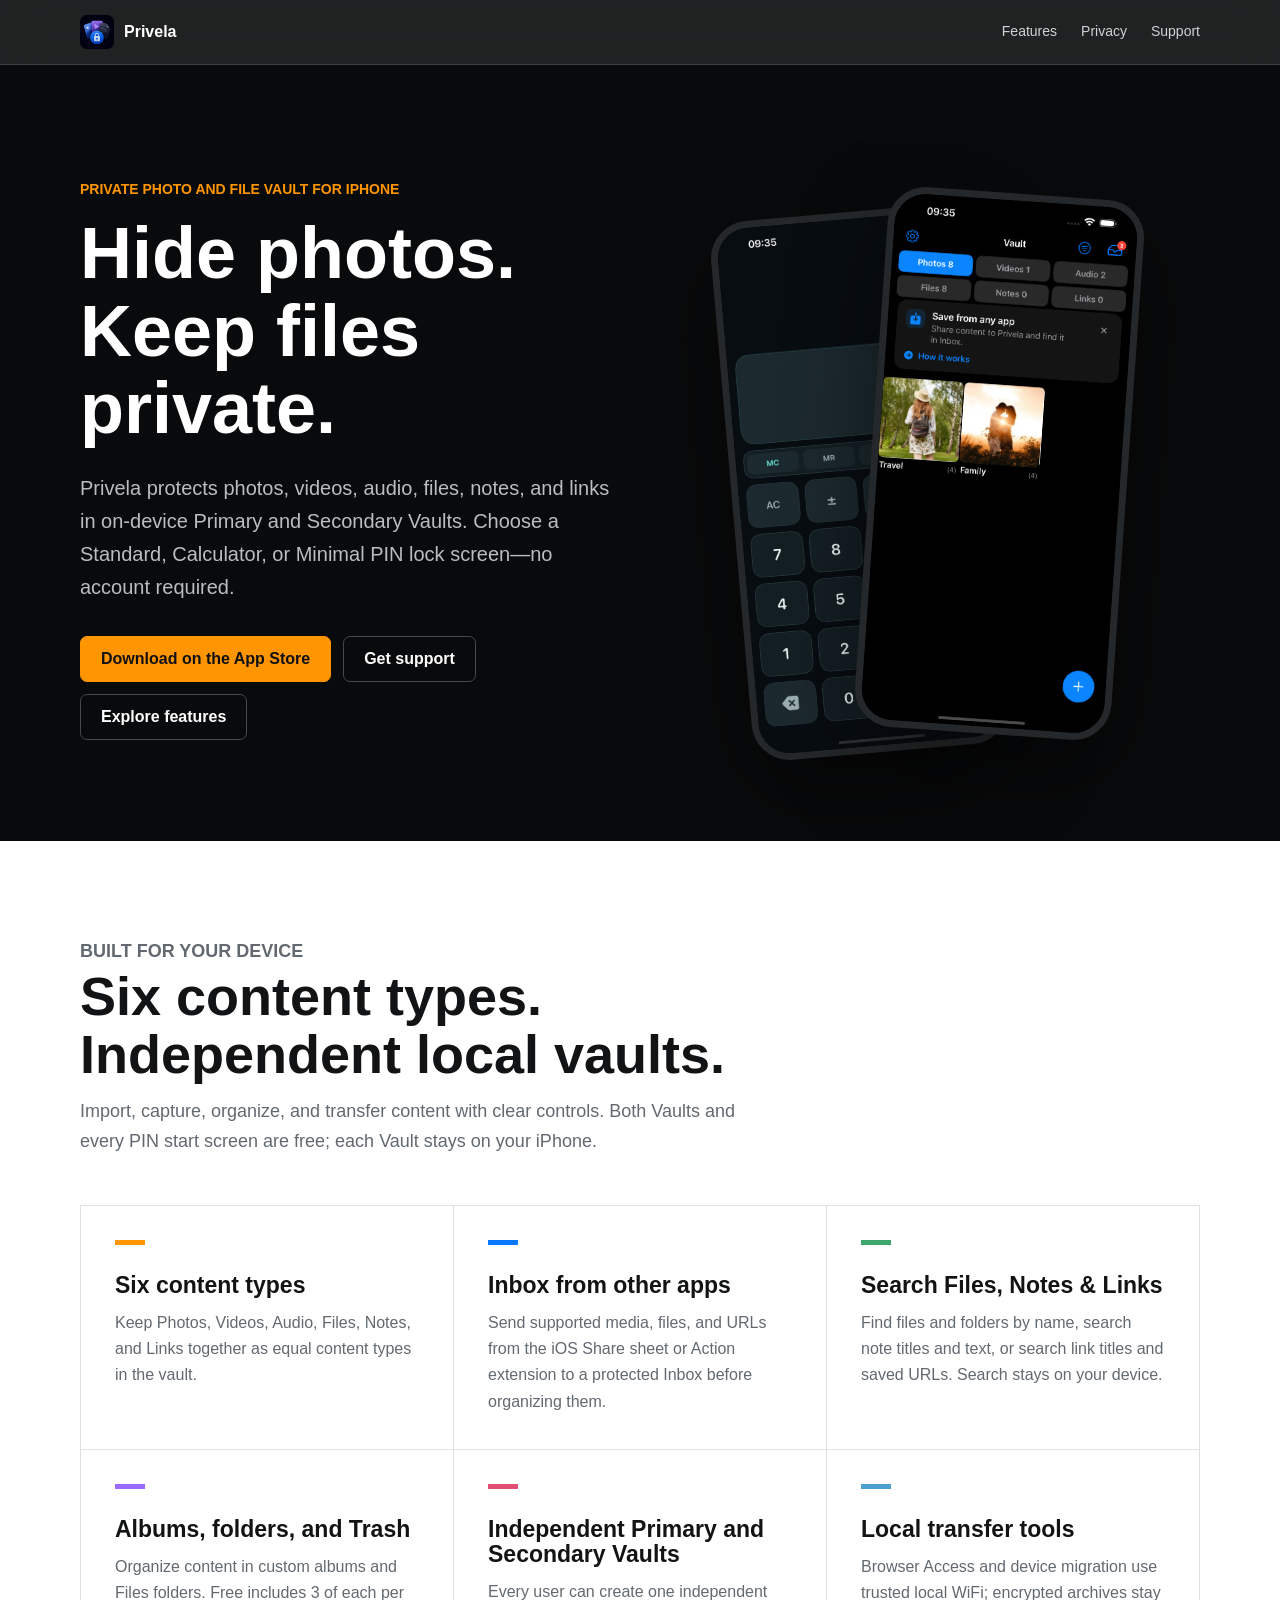
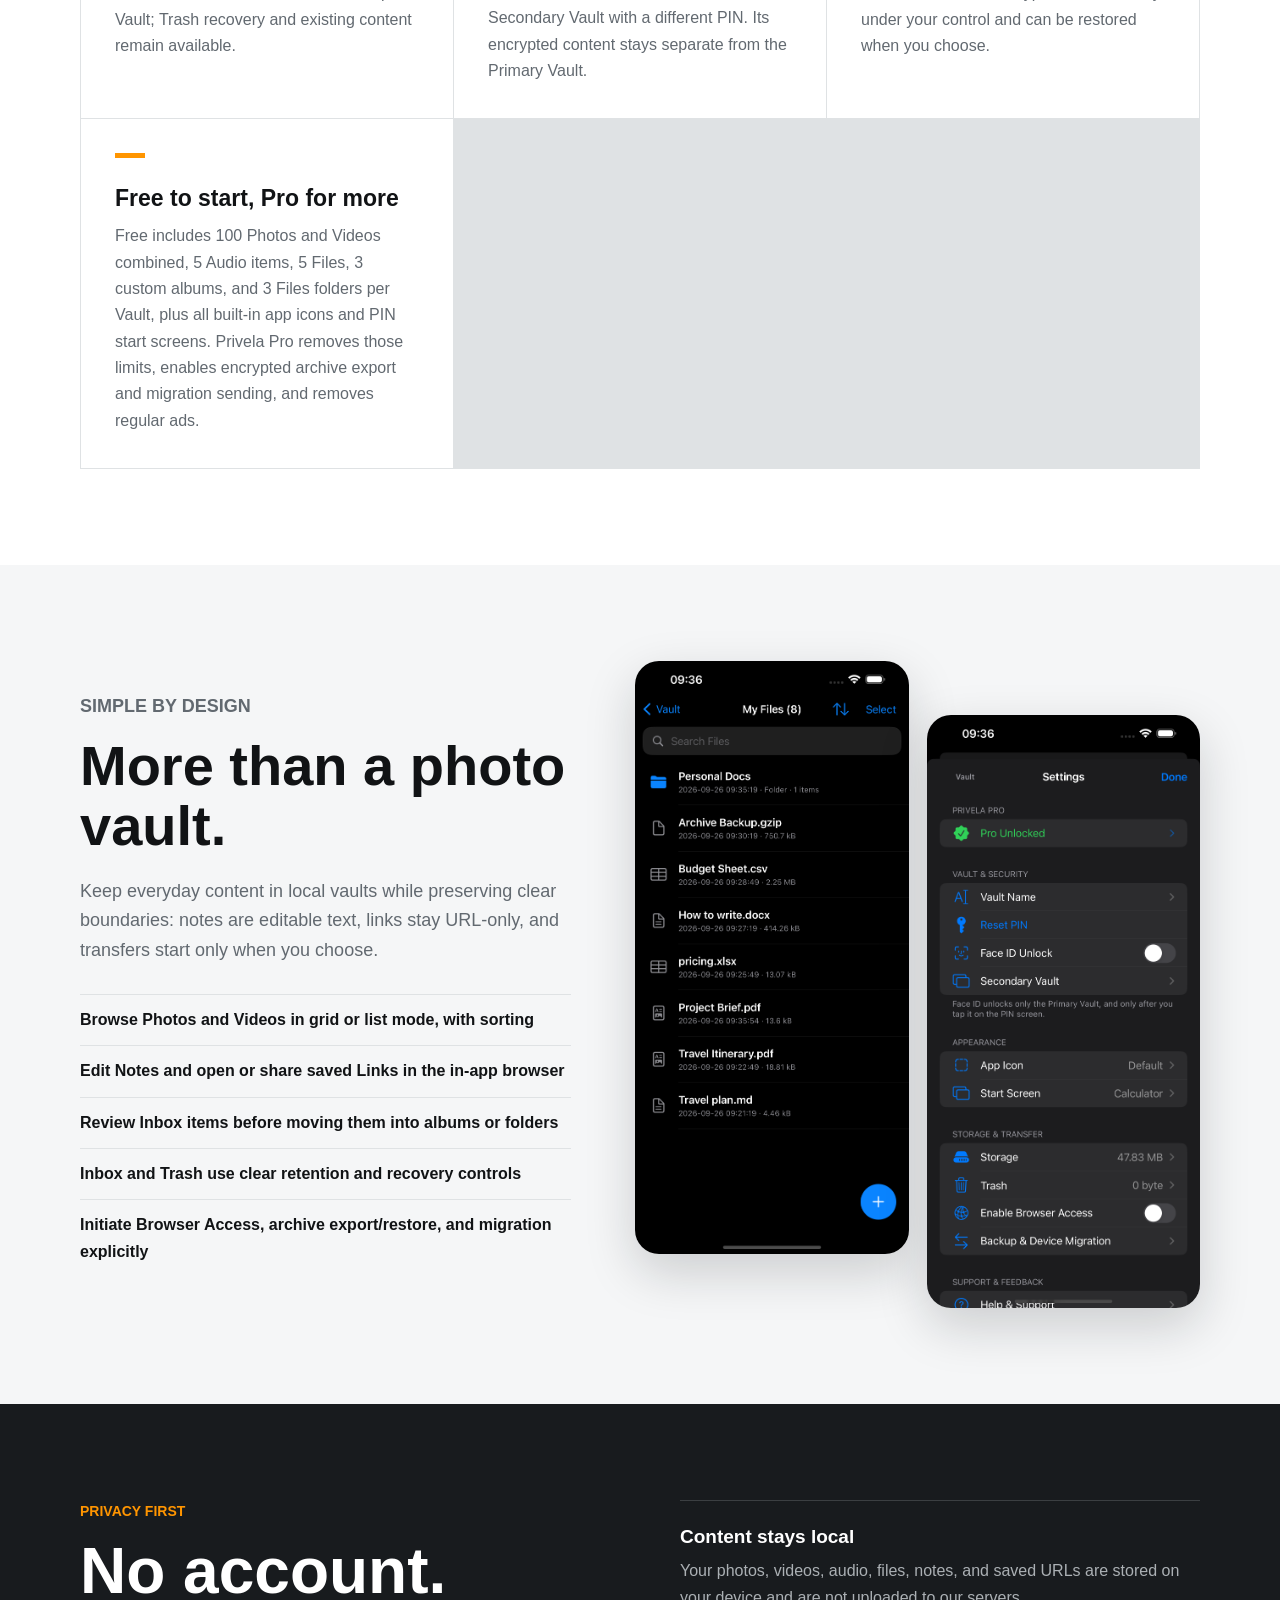
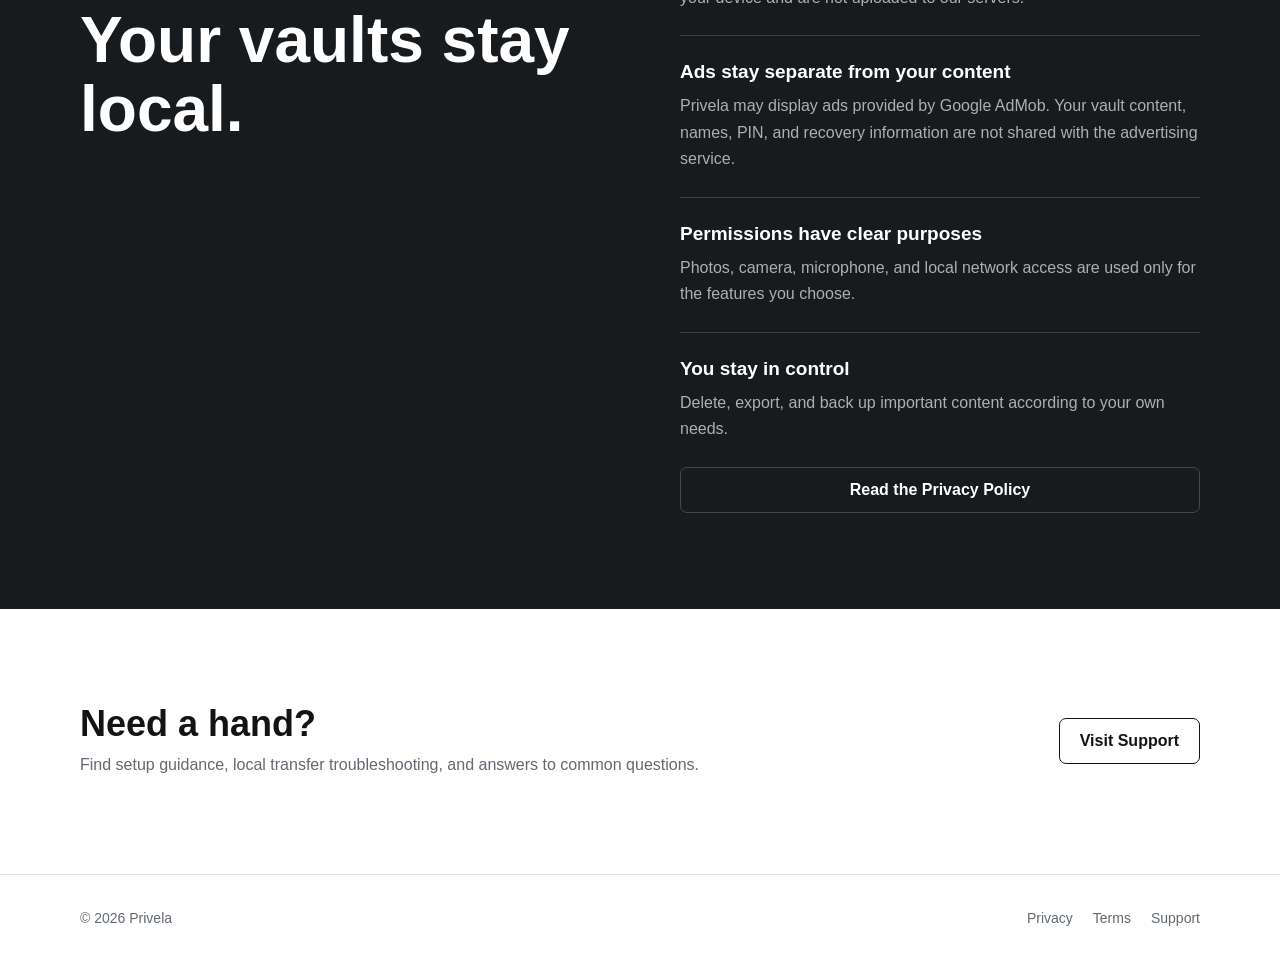
<file: index.html>
<!doctype html>
<html lang="en">
<head>
  <meta charset="utf-8">
  <meta name="viewport" content="width=device-width, initial-scale=1">
  <meta name="description" content="Privela hides photos and videos in an on-device private vault with a custom calculator PIN lock, encrypted files, and no account.">
  <meta property="og:title" content="Privela — Hide Photos with a Custom PIN Lock">
  <meta property="og:description" content="Protect photos, videos, audio, and files in a local vault with Standard, Calculator, or Minimal PIN screens.">
  <meta property="og:image" content="assets/app-icon.png">
  <title>Privela — Hide Photos with a Custom PIN Lock</title>
  <link rel="icon" href="assets/app-icon.png">
  <link rel="stylesheet" href="styles.css">
</head>
<body>
  <header class="site-header">
    <nav class="nav shell" aria-label="Main navigation">
      <a class="brand" href="index.html"><img src="assets/app-icon.png" alt=""><span>Privela</span></a>
      <div class="links"><a href="#features">Features</a><a href="#privacy">Privacy</a><a href="support.html">Support</a></div>
    </nav>
  </header>

  <main>
    <section class="hero">
      <div class="hero-grid shell">
        <div>
          <p class="eyebrow">Private photo and file vault for iPhone</p>
          <h1>Hide photos. Keep files private.</h1>
          <p class="hero-copy">Privela protects photos, videos, audio, files, notes, and links in on-device Primary and Secondary Vaults. Choose a Standard, Calculator, or Minimal PIN lock screen—no account required.</p>
          <div class="actions"><a class="button primary" href="https://apps.apple.com/app/id6773389987" target="_blank" rel="noopener">Download on the App Store</a><a class="button" href="support.html">Get support</a><a class="button" href="#features">Explore features</a></div>
        </div>
        <div class="hero-visual" aria-label="Privela app screenshots">
          <figure class="phone one"><img src="assets/pin-lock.png" alt="Privela PIN unlock screen"></figure>
          <figure class="phone two"><img src="assets/private-albums.png" alt="Privela home screen with six content types"></figure>
        </div>
      </div>
    </section>

    <section class="band white" id="features">
      <div class="shell">
        <div class="section-head"><p class="eyebrow">Built for your device</p><h2>Six content types. Independent local vaults.</h2><p>Import, capture, organize, and transfer content with clear controls. Both Vaults and every PIN start screen are free; each Vault stays on your iPhone.</p></div>
        <div class="feature-grid">
          <article class="feature"><div class="feature-mark"></div><h3>Six content types</h3><p>Keep Photos, Videos, Audio, Files, Notes, and Links together as equal content types in the vault.</p></article>
          <article class="feature"><div class="feature-mark"></div><h3>Inbox from other apps</h3><p>Send supported media, files, and URLs from the iOS Share sheet or Action extension to a protected Inbox before organizing them.</p></article>
          <article class="feature"><div class="feature-mark"></div><h3>Search Files, Notes &amp; Links</h3><p>Find files and folders by name, search note titles and text, or search link titles and saved URLs. Search stays on your device.</p></article>
          <article class="feature"><div class="feature-mark"></div><h3>Albums, folders, and Trash</h3><p>Organize content in custom albums and Files folders. Free includes 3 of each per Vault; Trash recovery and existing content remain available.</p></article>
          <article class="feature"><div class="feature-mark"></div><h3>Independent Primary and Secondary Vaults</h3><p>Every user can create one independent Secondary Vault with a different PIN. Its encrypted content stays separate from the Primary Vault.</p></article>
          <article class="feature"><div class="feature-mark"></div><h3>Local transfer tools</h3><p>Browser Access and device migration use trusted local WiFi; encrypted archives stay under your control and can be restored when you choose.</p></article>
          <article class="feature"><div class="feature-mark"></div><h3>Free to start, Pro for more</h3><p>Free includes 100 Photos and Videos combined, 5 Audio items, 5 Files, 3 custom albums, and 3 Files folders per Vault, plus all built-in app icons and PIN start screens. Privela Pro removes those limits, enables encrypted archive export and migration sending, and removes regular ads.</p></article>
        </div>
      </div>
    </section>

    <section class="band">
      <div class="showcase shell">
        <div class="showcase-copy">
          <p class="eyebrow">Simple by design</p>
          <h2>More than a photo vault.</h2>
          <p>Keep everyday content in local vaults while preserving clear boundaries: notes are editable text, links stay URL-only, and transfers start only when you choose.</p>
          <ul class="checklist"><li>Browse Photos and Videos in grid or list mode, with sorting</li><li>Edit Notes and open or share saved Links in the in-app browser</li><li>Review Inbox items before moving them into albums or folders</li><li>Inbox and Trash use clear retention and recovery controls</li><li>Initiate Browser Access, archive export/restore, and migration explicitly</li></ul>
        </div>
        <div class="shots"><img src="assets/files-main-directory.png" alt="Privela Files tab with folders and files"><img src="assets/import-options.png" alt="Privela Settings showing Storage, Browser Access, and vault security"></div>
      </div>
    </section>

    <section class="band privacy-band" id="privacy">
      <div class="privacy-grid shell">
        <div><p class="eyebrow">Privacy first</p><h2>No account. Your vaults stay local.</h2></div>
        <div class="privacy-points">
          <div><strong>Content stays local</strong><span>Your photos, videos, audio, files, notes, and saved URLs are stored on your device and are not uploaded to our servers.</span></div>
          <div><strong>Ads stay separate from your content</strong><span>Privela may display ads provided by Google AdMob. Your vault content, names, PIN, and recovery information are not shared with the advertising service.</span></div>
          <div><strong>Permissions have clear purposes</strong><span>Photos, camera, microphone, and local network access are used only for the features you choose.</span></div>
          <div><strong>You stay in control</strong><span>Delete, export, and back up important content according to your own needs.</span></div>
          <a class="button" href="privacy.html">Read the Privacy Policy</a>
        </div>
      </div>
    </section>

    <section class="band white">
      <div class="cta shell"><div><h2>Need a hand?</h2><p>Find setup guidance, local transfer troubleshooting, and answers to common questions.</p></div><a class="button" href="support.html">Visit Support</a></div>
    </section>
  </main>

  <footer class="site-footer"><div class="footer-row shell"><span>© 2026 Privela</span><div class="footer-links"><a href="privacy.html">Privacy</a><a href="terms.html">Terms</a><a href="support.html">Support</a></div></div></footer>
</body>
</html>
</file>
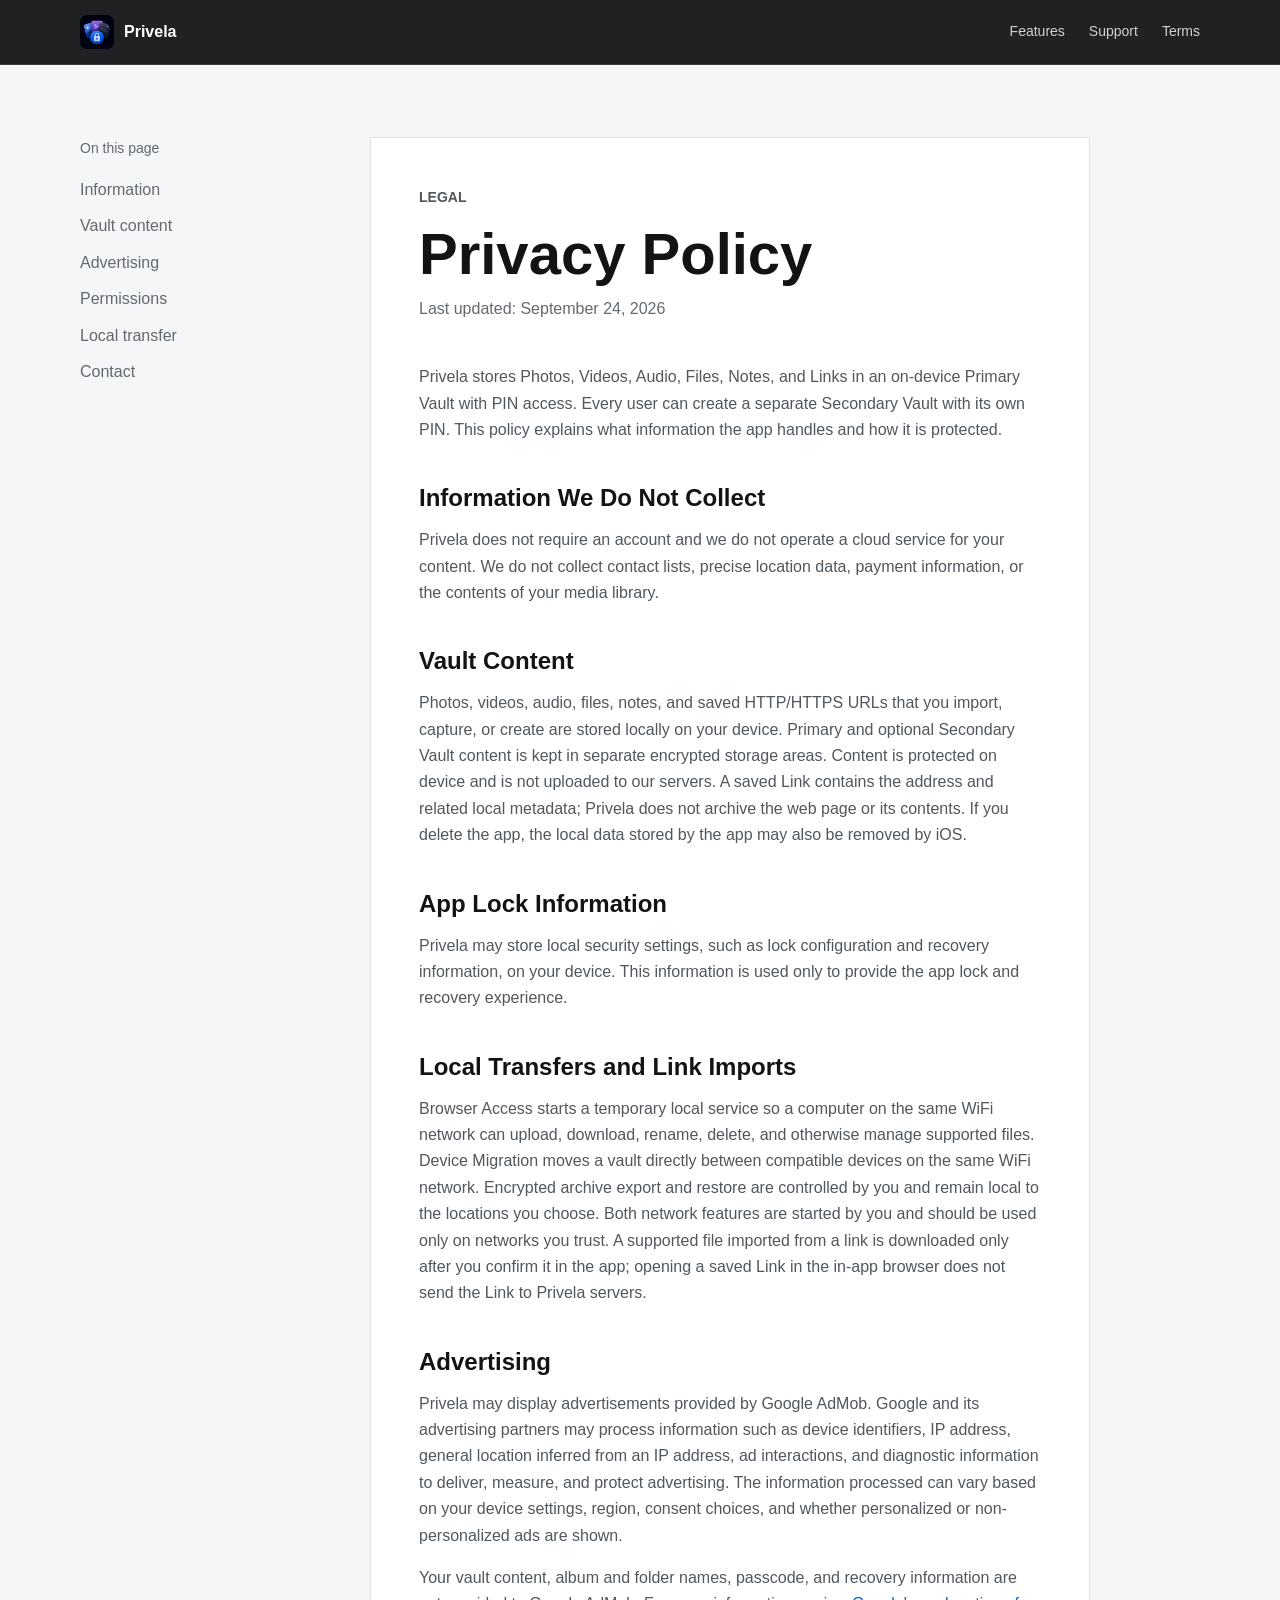
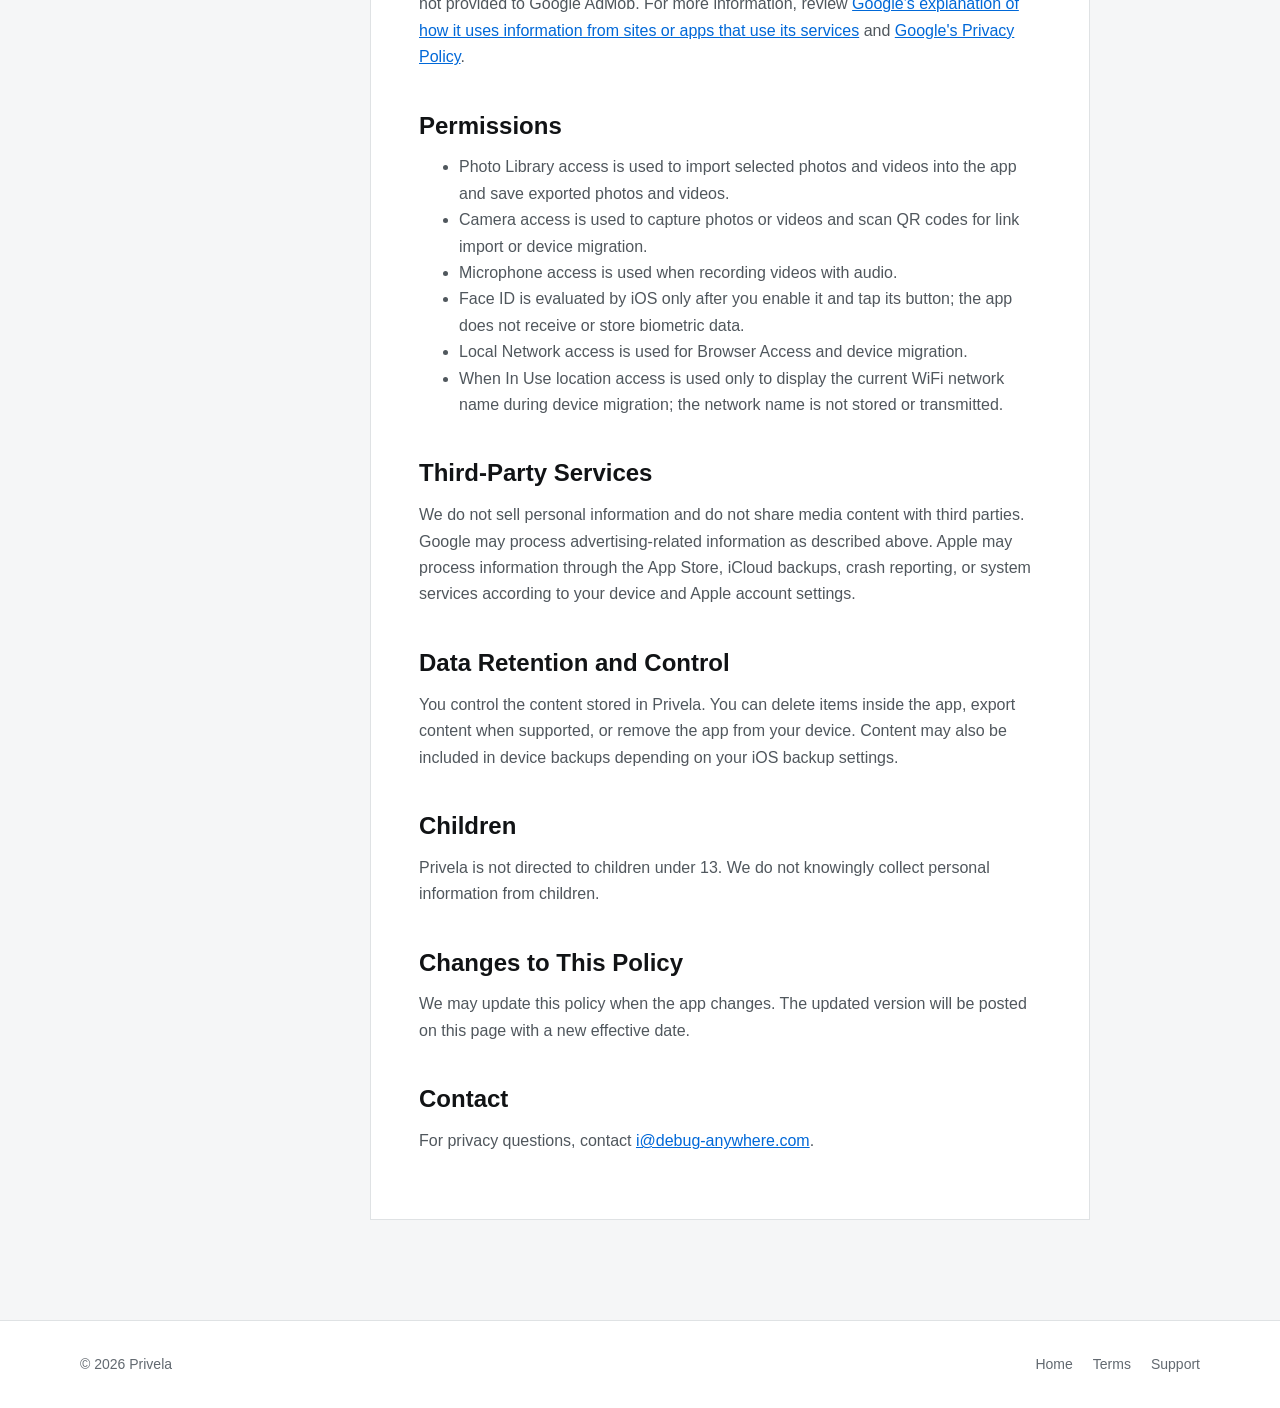
<file: privacy.html>
<!doctype html>
<html lang="en">
<head><meta charset="utf-8"><meta name="viewport" content="width=device-width, initial-scale=1"><meta name="description" content="Privela Privacy Policy"><title>Privacy Policy — Privela</title><link rel="icon" href="assets/app-icon.png"><link rel="stylesheet" href="styles.css"></head>
<body>
  <header class="site-header"><nav class="nav shell" aria-label="Main navigation"><a class="brand" href="index.html"><img src="assets/app-icon.png" alt=""><span>Privela</span></a><div class="links"><a href="index.html#features">Features</a><a href="support.html">Support</a><a href="terms.html">Terms</a></div></nav></header>
  <main class="doc-main"><div class="doc-layout shell">
    <aside class="doc-aside"><p>On this page</p><a href="#collection">Information</a><a href="#content">Vault content</a><a href="#advertising">Advertising</a><a href="#permissions">Permissions</a><a href="#transfer">Local transfer</a><a href="#contact">Contact</a></aside>
    <article class="document">
      <p class="eyebrow">Legal</p><h1>Privacy Policy</h1><p class="updated">Last updated: September 24, 2026</p>
      <p>Privela stores Photos, Videos, Audio, Files, Notes, and Links in an on-device Primary Vault with PIN access. Every user can create a separate Secondary Vault with its own PIN. This policy explains what information the app handles and how it is protected.</p>
      <h2 id="collection">Information We Do Not Collect</h2>
      <p>Privela does not require an account and we do not operate a cloud service for your content. We do not collect contact lists, precise location data, payment information, or the contents of your media library.</p>
      <h2 id="content">Vault Content</h2>
      <p>Photos, videos, audio, files, notes, and saved HTTP/HTTPS URLs that you import, capture, or create are stored locally on your device. Primary and optional Secondary Vault content is kept in separate encrypted storage areas. Content is protected on device and is not uploaded to our servers. A saved Link contains the address and related local metadata; Privela does not archive the web page or its contents. If you delete the app, the local data stored by the app may also be removed by iOS.</p>
      <h2>App Lock Information</h2>
      <p>Privela may store local security settings, such as lock configuration and recovery information, on your device. This information is used only to provide the app lock and recovery experience.</p>
      <h2 id="transfer">Local Transfers and Link Imports</h2>
      <p>Browser Access starts a temporary local service so a computer on the same WiFi network can upload, download, rename, delete, and otherwise manage supported files. Device Migration moves a vault directly between compatible devices on the same WiFi network. Encrypted archive export and restore are controlled by you and remain local to the locations you choose. Both network features are started by you and should be used only on networks you trust. A supported file imported from a link is downloaded only after you confirm it in the app; opening a saved Link in the in-app browser does not send the Link to Privela servers.</p>
      <h2 id="advertising">Advertising</h2>
      <p>Privela may display advertisements provided by Google AdMob. Google and its advertising partners may process information such as device identifiers, IP address, general location inferred from an IP address, ad interactions, and diagnostic information to deliver, measure, and protect advertising. The information processed can vary based on your device settings, region, consent choices, and whether personalized or non-personalized ads are shown.</p>
      <p>Your vault content, album and folder names, passcode, and recovery information are not provided to Google AdMob. For more information, review <a href="https://policies.google.com/technologies/partner-sites">Google's explanation of how it uses information from sites or apps that use its services</a> and <a href="https://policies.google.com/privacy">Google's Privacy Policy</a>.</p>
      <h2 id="permissions">Permissions</h2>
      <ul><li>Photo Library access is used to import selected photos and videos into the app and save exported photos and videos.</li><li>Camera access is used to capture photos or videos and scan QR codes for link import or device migration.</li><li>Microphone access is used when recording videos with audio.</li><li>Face ID is evaluated by iOS only after you enable it and tap its button; the app does not receive or store biometric data.</li><li>Local Network access is used for Browser Access and device migration.</li><li>When In Use location access is used only to display the current WiFi network name during device migration; the network name is not stored or transmitted.</li></ul>
      <h2>Third-Party Services</h2>
      <p>We do not sell personal information and do not share media content with third parties. Google may process advertising-related information as described above. Apple may process information through the App Store, iCloud backups, crash reporting, or system services according to your device and Apple account settings.</p>
      <h2>Data Retention and Control</h2>
      <p>You control the content stored in Privela. You can delete items inside the app, export content when supported, or remove the app from your device. Content may also be included in device backups depending on your iOS backup settings.</p>
      <h2>Children</h2><p>Privela is not directed to children under 13. We do not knowingly collect personal information from children.</p>
      <h2>Changes to This Policy</h2><p>We may update this policy when the app changes. The updated version will be posted on this page with a new effective date.</p>
      <h2 id="contact">Contact</h2><p>For privacy questions, contact <a href="mailto:i@debug-anywhere.com">i@debug-anywhere.com</a>.</p>
    </article>
  </div></main>
  <footer class="site-footer"><div class="footer-row shell"><span>© 2026 Privela</span><div class="footer-links"><a href="index.html">Home</a><a href="terms.html">Terms</a><a href="support.html">Support</a></div></div></footer>
</body></html>
</file>
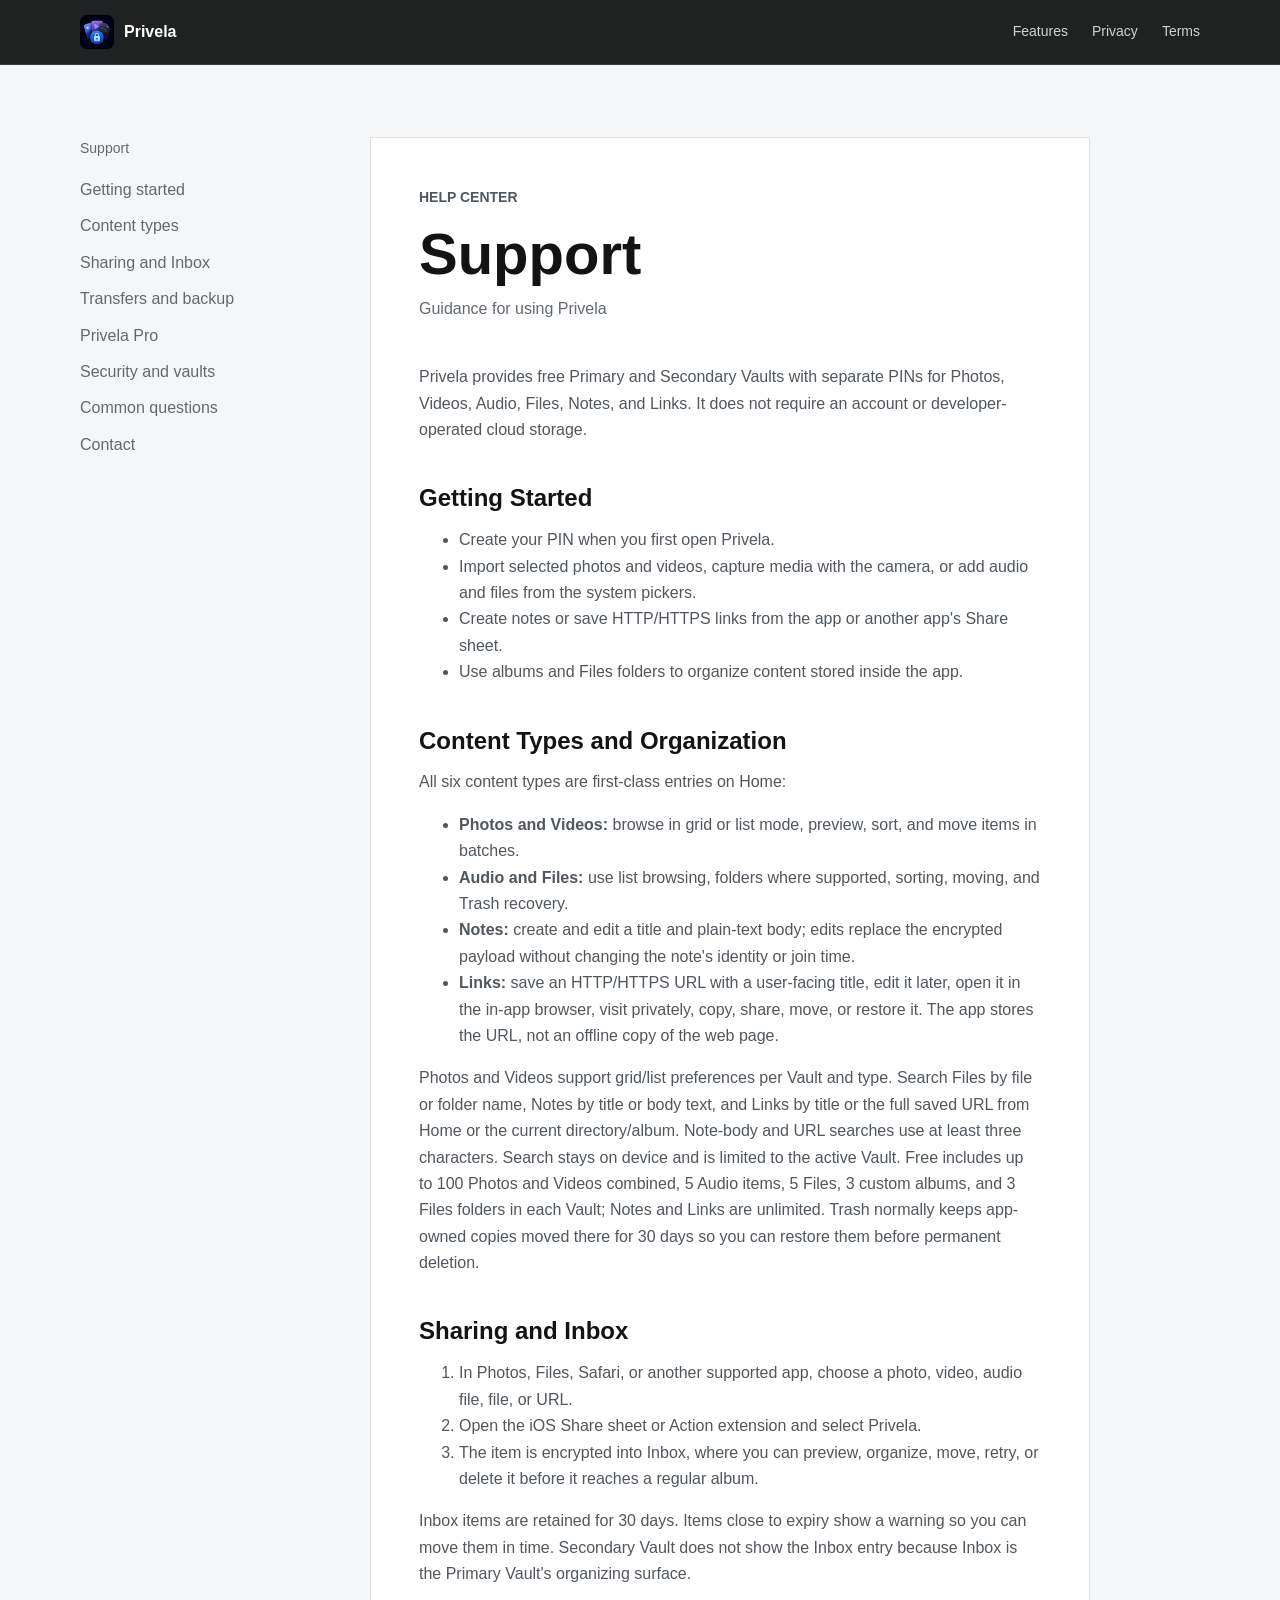
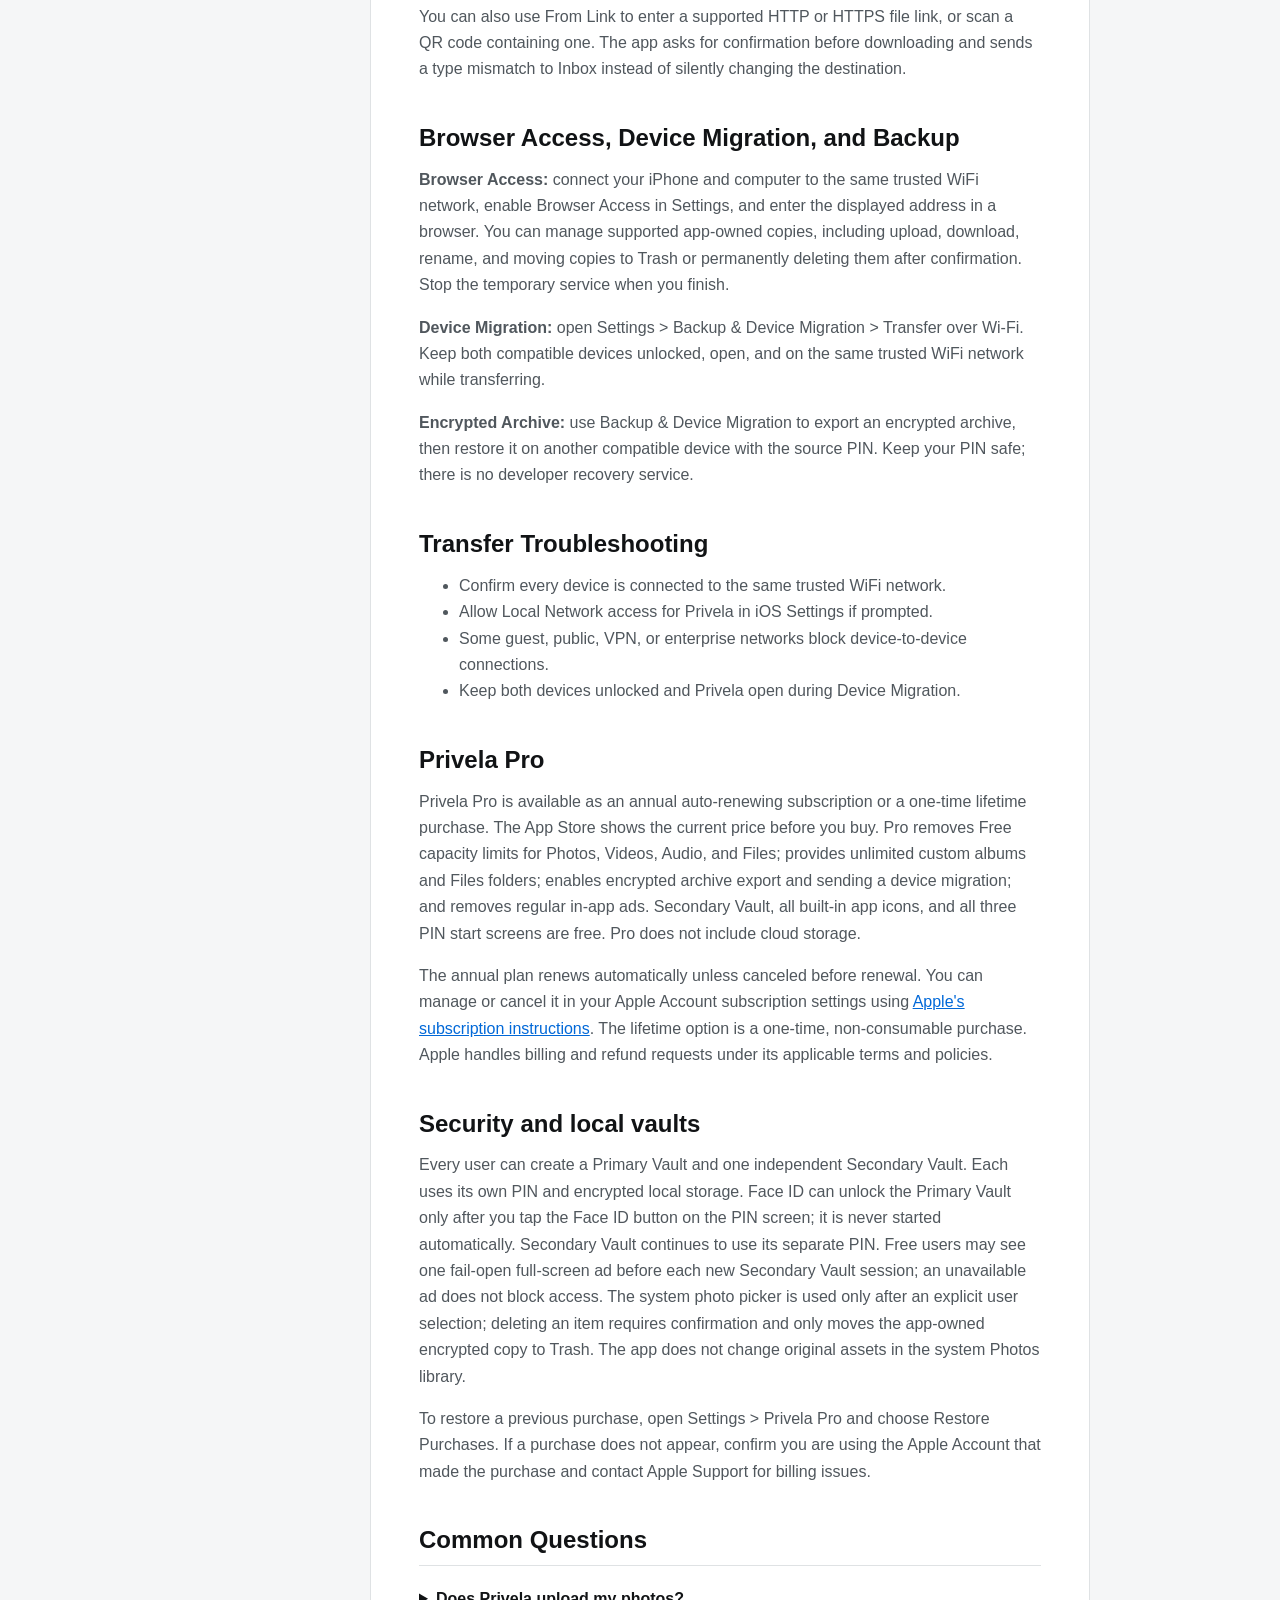
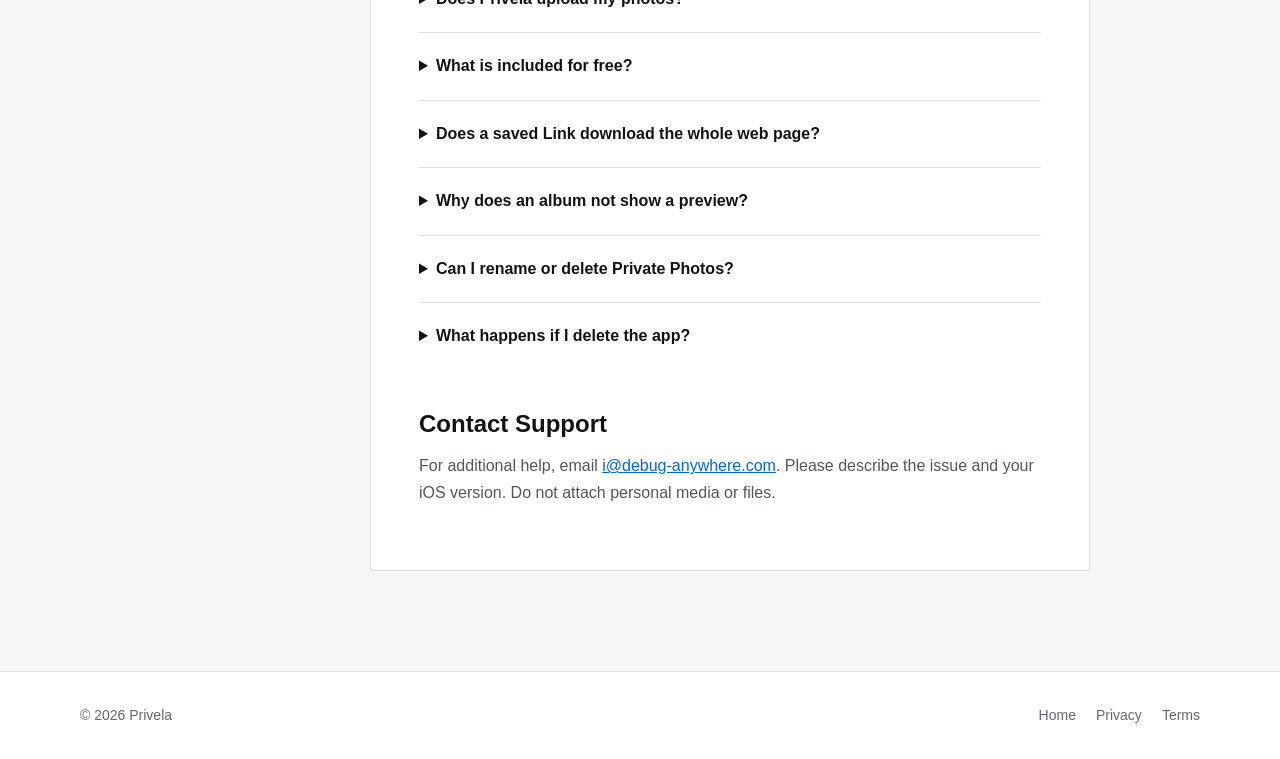
<file: support.html>
<!doctype html>
<html lang="en">
<head><meta charset="utf-8"><meta name="viewport" content="width=device-width, initial-scale=1"><meta name="description" content="Privela support and frequently asked questions"><title>Support — Privela</title><link rel="icon" href="assets/app-icon.png"><link rel="stylesheet" href="styles.css"></head>
<body>
  <header class="site-header"><nav class="nav shell" aria-label="Main navigation"><a class="brand" href="index.html"><img src="assets/app-icon.png" alt=""><span>Privela</span></a><div class="links"><a href="index.html#features">Features</a><a href="privacy.html">Privacy</a><a href="terms.html">Terms</a></div></nav></header>
  <main class="doc-main"><div class="doc-layout shell">
    <aside class="doc-aside"><p>Support</p><a href="#start">Getting started</a><a href="#content">Content types</a><a href="#sharing">Sharing and Inbox</a><a href="#transfer">Transfers and backup</a><a href="#pro">Privela Pro</a><a href="#security">Security and vaults</a><a href="#faq">Common questions</a><a href="#contact">Contact</a></aside>
    <article class="document">
      <p class="eyebrow">Help center</p><h1>Support</h1><p class="updated">Guidance for using Privela</p>
      <p>Privela provides free Primary and Secondary Vaults with separate PINs for Photos, Videos, Audio, Files, Notes, and Links. It does not require an account or developer-operated cloud storage.</p>
      <h2 id="start">Getting Started</h2>
      <ul><li>Create your PIN when you first open Privela.</li><li>Import selected photos and videos, capture media with the camera, or add audio and files from the system pickers.</li><li>Create notes or save HTTP/HTTPS links from the app or another app's Share sheet.</li><li>Use albums and Files folders to organize content stored inside the app.</li></ul>
      <h2 id="content">Content Types and Organization</h2>
      <p>All six content types are first-class entries on Home:</p>
      <ul><li><strong>Photos and Videos:</strong> browse in grid or list mode, preview, sort, and move items in batches.</li><li><strong>Audio and Files:</strong> use list browsing, folders where supported, sorting, moving, and Trash recovery.</li><li><strong>Notes:</strong> create and edit a title and plain-text body; edits replace the encrypted payload without changing the note's identity or join time.</li><li><strong>Links:</strong> save an HTTP/HTTPS URL with a user-facing title, edit it later, open it in the in-app browser, visit privately, copy, share, move, or restore it. The app stores the URL, not an offline copy of the web page.</li></ul>
      <p>Photos and Videos support grid/list preferences per Vault and type. Search Files by file or folder name, Notes by title or body text, and Links by title or the full saved URL from Home or the current directory/album. Note-body and URL searches use at least three characters. Search stays on device and is limited to the active Vault. Free includes up to 100 Photos and Videos combined, 5 Audio items, 5 Files, 3 custom albums, and 3 Files folders in each Vault; Notes and Links are unlimited. Trash normally keeps app-owned copies moved there for 30 days so you can restore them before permanent deletion.</p>
      <h2 id="sharing">Sharing and Inbox</h2>
      <ol><li>In Photos, Files, Safari, or another supported app, choose a photo, video, audio file, file, or URL.</li><li>Open the iOS Share sheet or Action extension and select Privela.</li><li>The item is encrypted into Inbox, where you can preview, organize, move, retry, or delete it before it reaches a regular album.</li></ol>
      <p>Inbox items are retained for 30 days. Items close to expiry show a warning so you can move them in time. Secondary Vault does not show the Inbox entry because Inbox is the Primary Vault's organizing surface.</p>
      <p>You can also use From Link to enter a supported HTTP or HTTPS file link, or scan a QR code containing one. The app asks for confirmation before downloading and sends a type mismatch to Inbox instead of silently changing the destination.</p>
      <h2 id="transfer">Browser Access, Device Migration, and Backup</h2>
      <p><strong>Browser Access:</strong> connect your iPhone and computer to the same trusted WiFi network, enable Browser Access in Settings, and enter the displayed address in a browser. You can manage supported app-owned copies, including upload, download, rename, and moving copies to Trash or permanently deleting them after confirmation. Stop the temporary service when you finish.</p>
      <p><strong>Device Migration:</strong> open Settings &gt; Backup &amp; Device Migration &gt; Transfer over Wi-Fi. Keep both compatible devices unlocked, open, and on the same trusted WiFi network while transferring.</p>
      <p><strong>Encrypted Archive:</strong> use Backup &amp; Device Migration to export an encrypted archive, then restore it on another compatible device with the source PIN. Keep your PIN safe; there is no developer recovery service.</p>
      <h2>Transfer Troubleshooting</h2>
      <ul><li>Confirm every device is connected to the same trusted WiFi network.</li><li>Allow Local Network access for Privela in iOS Settings if prompted.</li><li>Some guest, public, VPN, or enterprise networks block device-to-device connections.</li><li>Keep both devices unlocked and Privela open during Device Migration.</li></ul>
      <h2 id="pro">Privela Pro</h2>
      <p>Privela Pro is available as an annual auto-renewing subscription or a one-time lifetime purchase. The App Store shows the current price before you buy. Pro removes Free capacity limits for Photos, Videos, Audio, and Files; provides unlimited custom albums and Files folders; enables encrypted archive export and sending a device migration; and removes regular in-app ads. Secondary Vault, all built-in app icons, and all three PIN start screens are free. Pro does not include cloud storage.</p>
      <p>The annual plan renews automatically unless canceled before renewal. You can manage or cancel it in your Apple Account subscription settings using <a href="https://support.apple.com/en-us/118428" rel="noopener">Apple's subscription instructions</a>. The lifetime option is a one-time, non-consumable purchase. Apple handles billing and refund requests under its applicable terms and policies.</p>
      <h2 id="security">Security and local vaults</h2>
      <p>Every user can create a Primary Vault and one independent Secondary Vault. Each uses its own PIN and encrypted local storage. Face ID can unlock the Primary Vault only after you tap the Face ID button on the PIN screen; it is never started automatically. Secondary Vault continues to use its separate PIN. Free users may see one fail-open full-screen ad before each new Secondary Vault session; an unavailable ad does not block access. The system photo picker is used only after an explicit user selection; deleting an item requires confirmation and only moves the app-owned encrypted copy to Trash. The app does not change original assets in the system Photos library.</p>
      <p>To restore a previous purchase, open Settings &gt; Privela Pro and choose Restore Purchases. If a purchase does not appear, confirm you are using the Apple Account that made the purchase and contact Apple Support for billing issues.</p>
      <h2 id="faq">Common Questions</h2>
      <details><summary>Does Privela upload my photos?</summary><p>No. Content is stored locally on your device and is not uploaded to a developer-operated cloud service.</p></details>
      <details><summary>What is included for free?</summary><p>Each Vault includes up to 100 Photos and Videos combined, 5 Audio items, 5 Files, 3 custom albums, and 3 Files folders. Notes and Links are unlimited. Secondary Vault, all built-in app icons, and all three PIN start screens are free. Existing content remains available if Pro ends; only new additions above Free limits pause.</p></details>
      <details><summary>Does a saved Link download the whole web page?</summary><p>No. A Link stores the HTTP/HTTPS address and opens it in the app's browser. Saving or sharing a Link does not archive the page or its web content.</p></details>
      <details><summary>Why does an album not show a preview?</summary><p>Some album cards use a neutral preview so the library remains easy to scan without displaying media thumbnails on the card.</p></details>
      <details><summary>Can I rename or delete Private Photos?</summary><p>No. Private Photos is a protected default album inside Privela and cannot be renamed or deleted. It is not a system Photos album.</p></details>
      <details><summary>What happens if I delete the app?</summary><p>Local content may be permanently removed. Privela is not a cloud backup service, so export important files or maintain an appropriate device backup.</p></details>
      <h2 id="contact">Contact Support</h2><p>For additional help, email <a href="mailto:i@debug-anywhere.com">i@debug-anywhere.com</a>. Please describe the issue and your iOS version. Do not attach personal media or files.</p>
    </article>
  </div></main>
  <footer class="site-footer"><div class="footer-row shell"><span>© 2026 Privela</span><div class="footer-links"><a href="index.html">Home</a><a href="privacy.html">Privacy</a><a href="terms.html">Terms</a></div></div></footer>
</body></html>
</file>
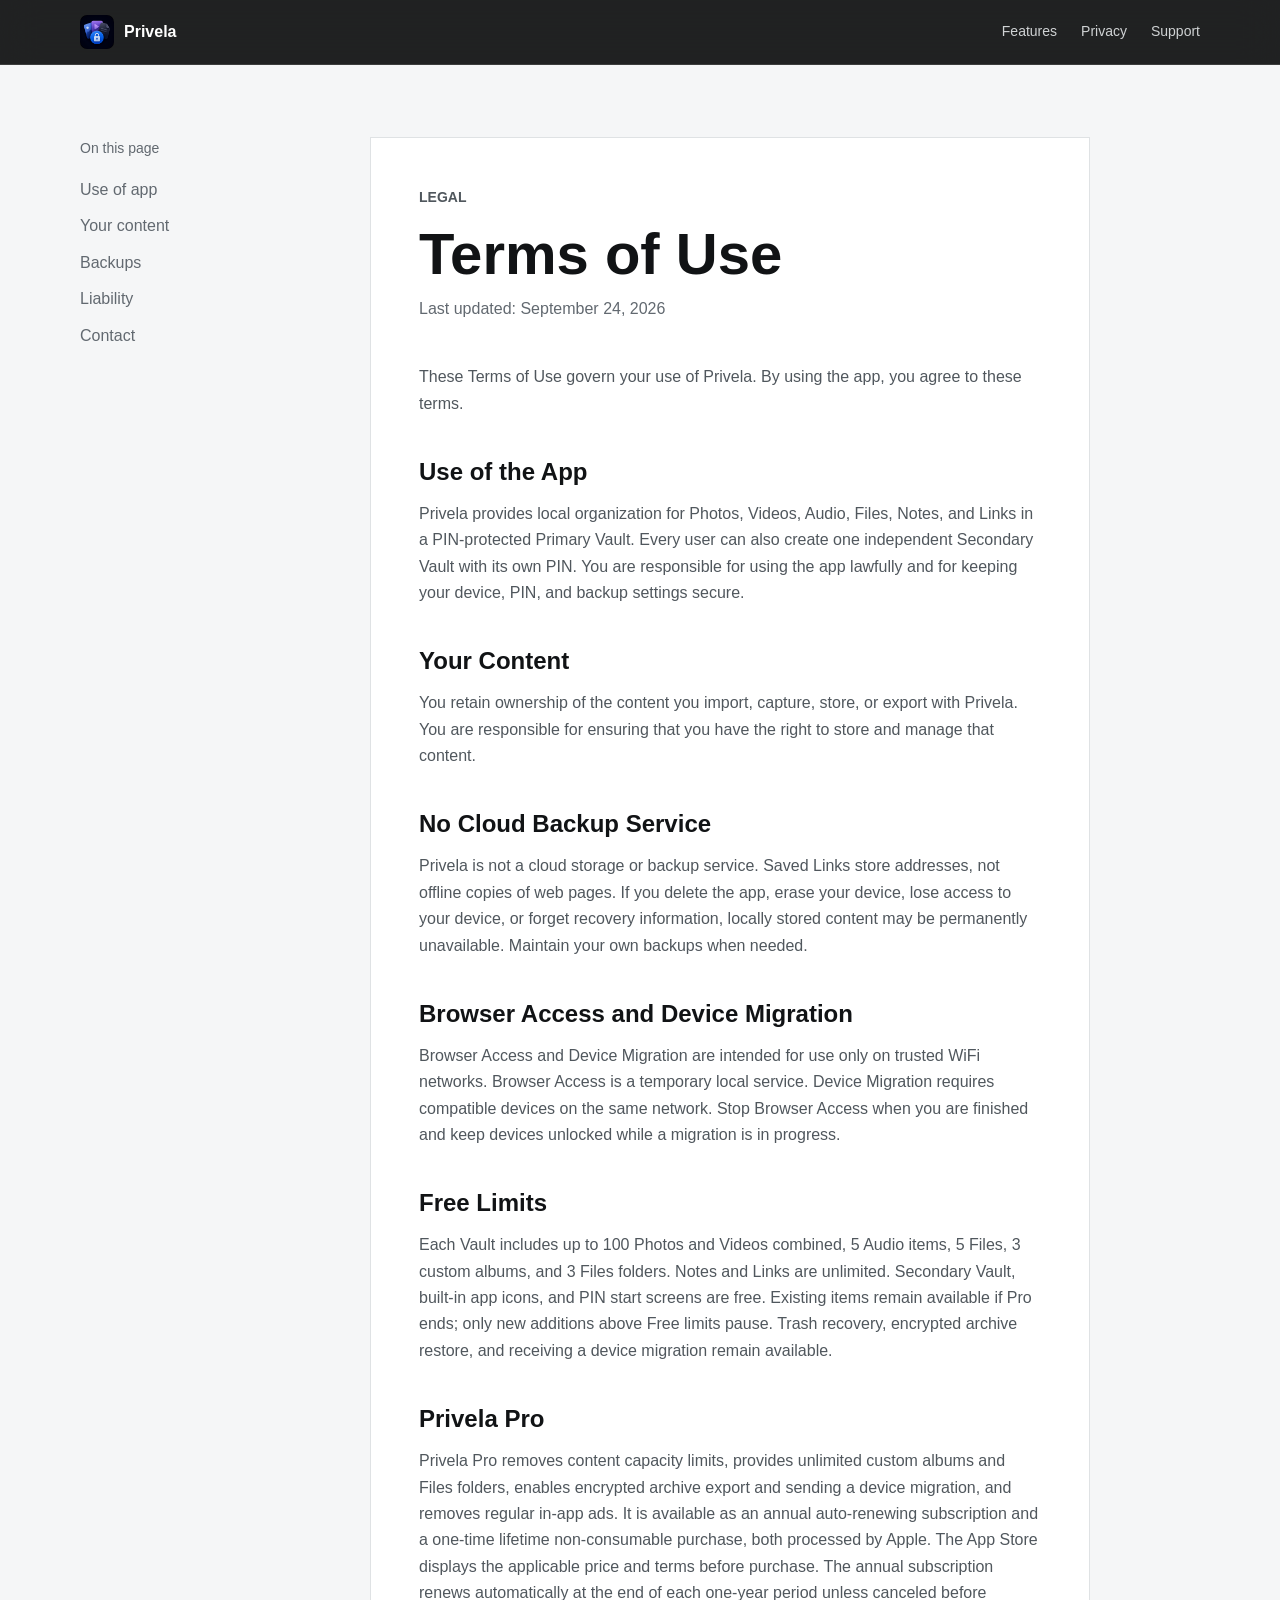
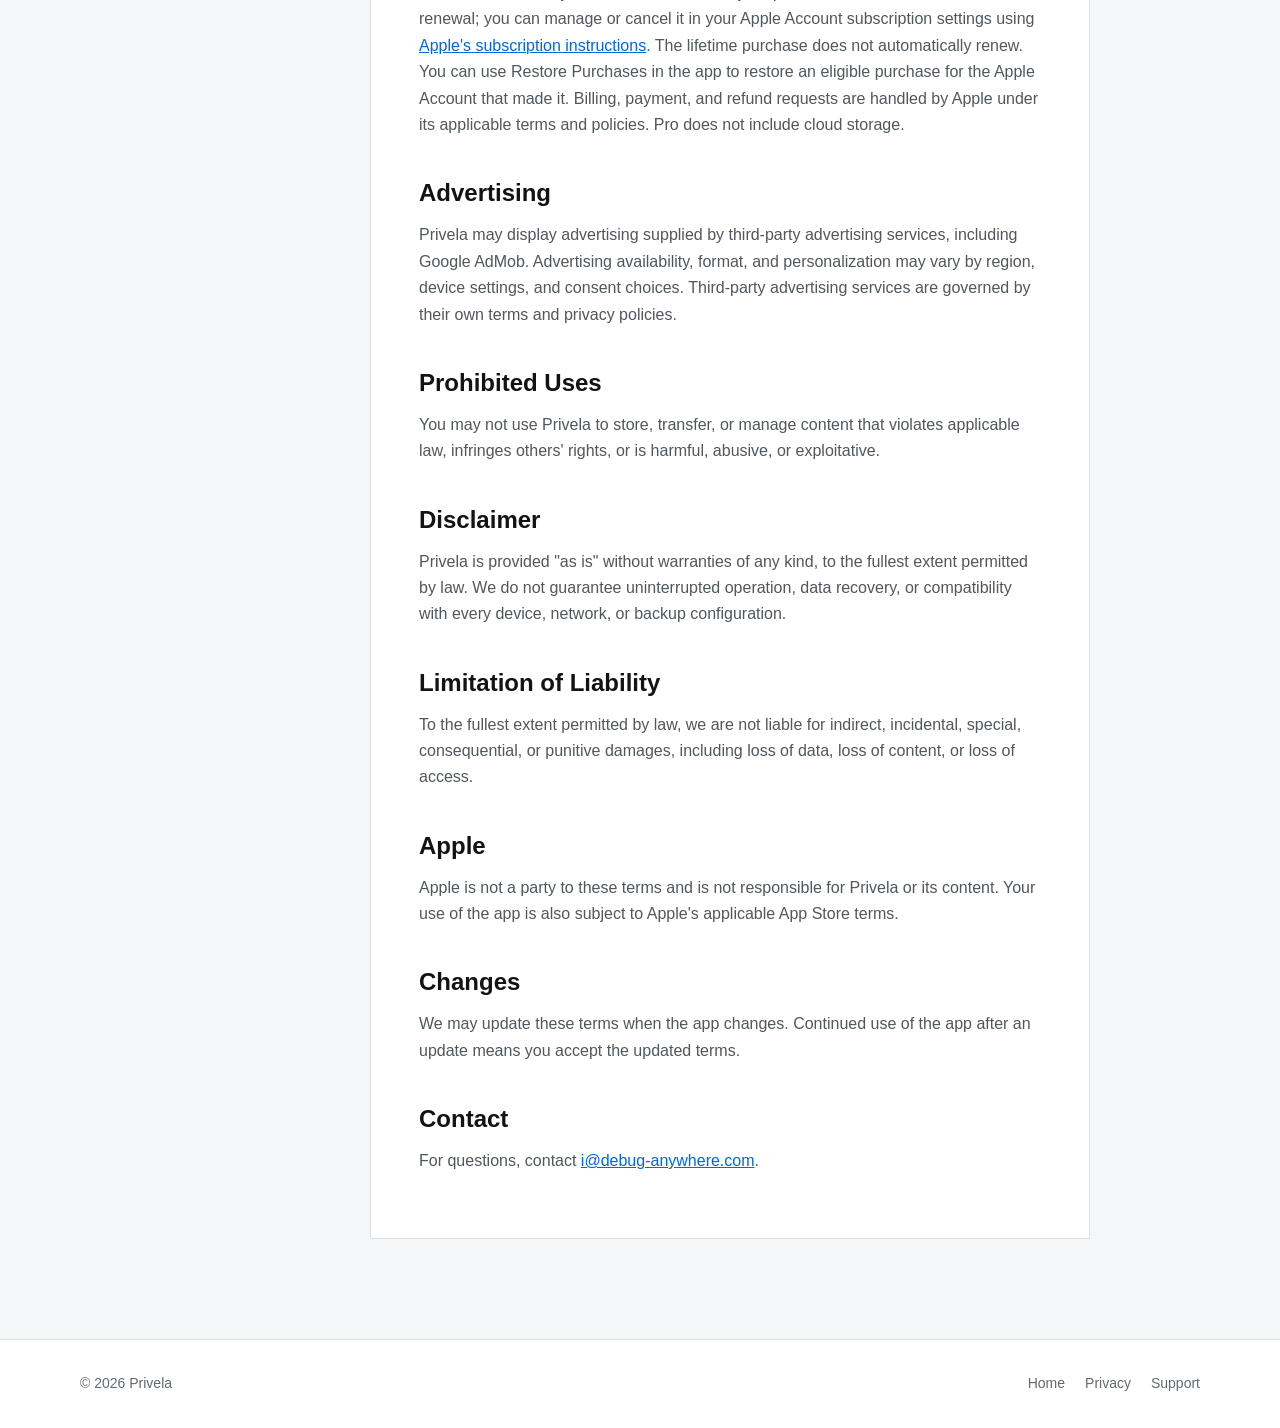
<file: terms.html>
<!doctype html>
<html lang="en">
<head><meta charset="utf-8"><meta name="viewport" content="width=device-width, initial-scale=1"><meta name="description" content="Privela Terms of Use"><title>Terms of Use — Privela</title><link rel="icon" href="assets/app-icon.png"><link rel="stylesheet" href="styles.css"></head>
<body>
  <header class="site-header"><nav class="nav shell" aria-label="Main navigation"><a class="brand" href="index.html"><img src="assets/app-icon.png" alt=""><span>Privela</span></a><div class="links"><a href="index.html#features">Features</a><a href="privacy.html">Privacy</a><a href="support.html">Support</a></div></nav></header>
  <main class="doc-main"><div class="doc-layout shell">
    <aside class="doc-aside"><p>On this page</p><a href="#use">Use of app</a><a href="#content">Your content</a><a href="#backup">Backups</a><a href="#liability">Liability</a><a href="#contact">Contact</a></aside>
    <article class="document">
      <p class="eyebrow">Legal</p><h1>Terms of Use</h1><p class="updated">Last updated: September 24, 2026</p>
      <p>These Terms of Use govern your use of Privela. By using the app, you agree to these terms.</p>
      <h2 id="use">Use of the App</h2><p>Privela provides local organization for Photos, Videos, Audio, Files, Notes, and Links in a PIN-protected Primary Vault. Every user can also create one independent Secondary Vault with its own PIN. You are responsible for using the app lawfully and for keeping your device, PIN, and backup settings secure.</p>
      <h2 id="content">Your Content</h2><p>You retain ownership of the content you import, capture, store, or export with Privela. You are responsible for ensuring that you have the right to store and manage that content.</p>
      <h2 id="backup">No Cloud Backup Service</h2><p>Privela is not a cloud storage or backup service. Saved Links store addresses, not offline copies of web pages. If you delete the app, erase your device, lose access to your device, or forget recovery information, locally stored content may be permanently unavailable. Maintain your own backups when needed.</p>
      <h2>Browser Access and Device Migration</h2><p>Browser Access and Device Migration are intended for use only on trusted WiFi networks. Browser Access is a temporary local service. Device Migration requires compatible devices on the same network. Stop Browser Access when you are finished and keep devices unlocked while a migration is in progress.</p>
      <h2>Free Limits</h2><p>Each Vault includes up to 100 Photos and Videos combined, 5 Audio items, 5 Files, 3 custom albums, and 3 Files folders. Notes and Links are unlimited. Secondary Vault, built-in app icons, and PIN start screens are free. Existing items remain available if Pro ends; only new additions above Free limits pause. Trash recovery, encrypted archive restore, and receiving a device migration remain available.</p>
      <h2>Privela Pro</h2><p>Privela Pro removes content capacity limits, provides unlimited custom albums and Files folders, enables encrypted archive export and sending a device migration, and removes regular in-app ads. It is available as an annual auto-renewing subscription and a one-time lifetime non-consumable purchase, both processed by Apple. The App Store displays the applicable price and terms before purchase. The annual subscription renews automatically at the end of each one-year period unless canceled before renewal; you can manage or cancel it in your Apple Account subscription settings using <a href="https://support.apple.com/en-us/118428" rel="noopener">Apple's subscription instructions</a>. The lifetime purchase does not automatically renew. You can use Restore Purchases in the app to restore an eligible purchase for the Apple Account that made it. Billing, payment, and refund requests are handled by Apple under its applicable terms and policies. Pro does not include cloud storage.</p>
      <h2>Advertising</h2><p>Privela may display advertising supplied by third-party advertising services, including Google AdMob. Advertising availability, format, and personalization may vary by region, device settings, and consent choices. Third-party advertising services are governed by their own terms and privacy policies.</p>
      <h2>Prohibited Uses</h2><p>You may not use Privela to store, transfer, or manage content that violates applicable law, infringes others' rights, or is harmful, abusive, or exploitative.</p>
      <h2>Disclaimer</h2><p>Privela is provided "as is" without warranties of any kind, to the fullest extent permitted by law. We do not guarantee uninterrupted operation, data recovery, or compatibility with every device, network, or backup configuration.</p>
      <h2 id="liability">Limitation of Liability</h2><p>To the fullest extent permitted by law, we are not liable for indirect, incidental, special, consequential, or punitive damages, including loss of data, loss of content, or loss of access.</p>
      <h2>Apple</h2><p>Apple is not a party to these terms and is not responsible for Privela or its content. Your use of the app is also subject to Apple's applicable App Store terms.</p>
      <h2>Changes</h2><p>We may update these terms when the app changes. Continued use of the app after an update means you accept the updated terms.</p>
      <h2 id="contact">Contact</h2><p>For questions, contact <a href="mailto:i@debug-anywhere.com">i@debug-anywhere.com</a>.</p>
    </article>
  </div></main>
  <footer class="site-footer"><div class="footer-row shell"><span>© 2026 Privela</span><div class="footer-links"><a href="index.html">Home</a><a href="privacy.html">Privacy</a><a href="support.html">Support</a></div></div></footer>
</body></html>
</file>
<file: styles.css>
:root {
  --ink: #111315;
  --muted: #626970;
  --paper: #f5f6f7;
  --white: #ffffff;
  --line: #dfe2e4;
  --orange: #ff9500;
  --blue: #0878ff;
  --dark: #090a0b;
  --max: 1120px;
}

* { box-sizing: border-box; }
html { scroll-behavior: smooth; }
body {
  margin: 0;
  overflow-x: hidden;
  color: var(--ink);
  background: var(--paper);
  font: 16px/1.65 -apple-system, BlinkMacSystemFont, "Segoe UI", sans-serif;
}
a { color: inherit; }
img { display: block; max-width: 100%; height: auto; }
.shell { width: min(var(--max), calc(100% - 40px)); margin: 0 auto; }

.site-header {
  position: sticky;
  top: 0;
  z-index: 10;
  border-bottom: 1px solid rgba(255,255,255,.12);
  background: rgba(9,10,11,.9);
  backdrop-filter: blur(18px);
  color: var(--white);
}
.nav { min-height: 64px; display: flex; align-items: center; justify-content: space-between; gap: 24px; }
.brand { display: inline-flex; align-items: center; gap: 10px; font-weight: 700; text-decoration: none; }
.brand img { width: 34px; height: 34px; border-radius: 7px; object-fit: cover; }
.links { display: flex; align-items: center; gap: 24px; }
.links a { color: #cfd2d4; font-size: 14px; text-decoration: none; }
.links a:hover, .links a:focus-visible { color: var(--white); }

.hero {
  min-height: 0;
  padding: 84px 0 72px;
  overflow: hidden;
  color: var(--white);
  background: var(--dark);
}
.hero-grid {
  min-width: 0;
  display: grid;
  grid-template-columns: minmax(0, 1fr) minmax(0, 1fr);
  align-items: center;
  gap: 48px;
}
.eyebrow { margin: 0 0 14px; color: var(--orange); font-size: 14px; font-weight: 700; text-transform: uppercase; }
h1, h2, h3 { letter-spacing: 0; line-height: 1.08; }
h1 { max-width: 700px; margin: 0; font-size: clamp(48px, 6.2vw, 72px); }
.hero-copy { max-width: 570px; margin: 24px 0 0; color: #b9bec2; font-size: 20px; }
.actions { display: flex; flex-wrap: wrap; gap: 12px; margin-top: 32px; }
.button {
  display: inline-flex;
  align-items: center;
  justify-content: center;
  min-height: 46px;
  padding: 0 20px;
  border: 1px solid #45494c;
  border-radius: 7px;
  color: var(--white);
  font-weight: 650;
  text-decoration: none;
}
.button.primary { border-color: var(--orange); background: var(--orange); color: #111; }
.hero-visual { position: relative; align-self: center; height: 620px; min-height: 0; }
.phone {
  position: absolute;
  bottom: 0;
  width: min(48%, 340px);
  overflow: hidden;
  border: 7px solid #25282a;
  border-radius: 38px;
  background: #000;
  box-shadow: 0 32px 90px rgba(0,0,0,.45);
}
.phone picture { display: block; }
.phone img { width: 100%; }
.phone.one { left: 5%; transform: rotate(-5deg); }
.phone.two { right: 6%; bottom: 3%; transform: rotate(4deg); }

.band { padding: 96px 0; }
.band.white { background: var(--white); }
.section-head { max-width: 700px; margin-bottom: 48px; }
.section-head h2 { margin: 0 0 14px; font-size: clamp(34px, 5vw, 54px); }
.section-head p { margin: 0; color: var(--muted); font-size: 18px; }
.feature-grid { display: grid; grid-template-columns: repeat(3, 1fr); gap: 1px; border: 1px solid var(--line); background: var(--line); }
.feature { min-height: 220px; padding: 34px; background: var(--white); }
.feature-mark { width: 30px; height: 5px; margin-bottom: 28px; background: var(--orange); }
.feature:nth-child(2) .feature-mark { background: var(--blue); }
.feature:nth-child(3) .feature-mark { background: #3ea86a; }
.feature:nth-child(4) .feature-mark { background: #9b6cff; }
.feature:nth-child(5) .feature-mark { background: #e24f75; }
.feature:nth-child(6) .feature-mark { background: #4c9fce; }
.feature h3 { margin: 0 0 12px; font-size: 23px; }
.feature p { margin: 0; color: var(--muted); }

.showcase { display: grid; grid-template-columns: 1fr 1.15fr; align-items: center; gap: 64px; }
.showcase-copy h2 { margin: 0 0 20px; font-size: clamp(34px, 5vw, 56px); }
.showcase-copy p { color: var(--muted); font-size: 18px; }
.checklist { padding: 0; margin: 28px 0 0; list-style: none; }
.checklist li { padding: 12px 0; border-top: 1px solid var(--line); font-weight: 600; }
.shots { display: grid; grid-template-columns: repeat(2, minmax(0, 1fr)); gap: 18px; align-items: start; }
.shots img { border-radius: 24px; box-shadow: 0 18px 50px rgba(18,24,28,.18); }
.shots img:last-child { margin-top: 54px; }

.privacy-band { color: var(--white); background: #181b1e; }
.privacy-grid { display: grid; grid-template-columns: 1fr 1fr; gap: 80px; align-items: start; }
.privacy-grid h2 { margin: 0; font-size: clamp(38px, 6vw, 64px); }
.privacy-points { display: grid; gap: 24px; }
.privacy-points div { padding-top: 20px; border-top: 1px solid #3b3f42; }
.privacy-points strong { display: block; margin-bottom: 6px; font-size: 19px; }
.privacy-points span { color: #abb0b4; }

.cta { display: flex; align-items: center; justify-content: space-between; gap: 30px; }
.cta h2 { margin: 0 0 8px; font-size: 36px; }
.cta p { margin: 0; color: var(--muted); }
.cta .button { color: var(--ink); border-color: var(--ink); }

.site-footer { padding: 32px 0; border-top: 1px solid var(--line); background: var(--white); }
.footer-row { display: flex; justify-content: space-between; gap: 24px; color: var(--muted); font-size: 14px; }
.footer-links { display: flex; gap: 20px; }
.footer-links a { text-decoration: none; }

.doc-main { padding: 72px 0 100px; }
.doc-layout { display: grid; min-width: 0; grid-template-columns: 220px minmax(0, 720px); gap: 70px; align-items: start; }
.doc-aside { position: sticky; top: 100px; }
.doc-aside p { margin: 0 0 12px; color: var(--muted); font-size: 14px; }
.doc-aside a { display: block; padding: 5px 0; color: var(--muted); text-decoration: none; }
.doc-aside a:hover { color: var(--ink); }
.document { min-width: 0; padding: 48px; overflow-wrap: anywhere; border: 1px solid var(--line); background: var(--white); }
.document h1 { margin: 0 0 10px; font-size: clamp(38px, 6vw, 58px); }
.document .updated { margin: 0 0 42px; color: var(--muted); }
.document h2 { margin: 42px 0 12px; font-size: 24px; }
.document p, .document li { color: #50575d; }
.document a { color: #0068d8; }
.document details { padding: 20px 0; border-top: 1px solid var(--line); }
.document summary { cursor: pointer; font-weight: 700; }
.document details p { margin-bottom: 0; }

@media (max-width: 850px) {
  .links a:not(:last-child) { display: none; }
  .hero { max-height: none; }
  .hero-grid { min-height: auto; max-height: none; grid-template-columns: 1fr; gap: 30px; padding-top: 70px; }
  .hero-visual { height: 520px; min-height: 0; }
  .phone { width: min(48%, 280px); }
  .feature-grid { grid-template-columns: 1fr; }
  .feature { min-height: 0; }
  .showcase, .privacy-grid { grid-template-columns: 1fr; gap: 44px; }
  .shots { max-width: 600px; }
  .doc-layout { grid-template-columns: 1fr; gap: 28px; }
  .doc-aside { position: static; display: none; }
}

@media (max-width: 560px) {
  .shell { width: min(calc(100% - 28px), var(--max)); }
  .band { padding: 68px 0; }
  h1 { font-size: 44px; }
  .hero-copy { font-size: 17px; }
  .hero-visual { height: 400px; }
  .phone { border-width: 4px; border-radius: 25px; }
  .phone.one { left: 1%; }
  .phone.two { right: 1%; }
  .shots { gap: 10px; }
  .shots img { border-radius: 14px; }
  .cta, .footer-row { align-items: flex-start; flex-direction: column; }
  .document { width: 100%; padding: 28px 22px; }
}
</file>
